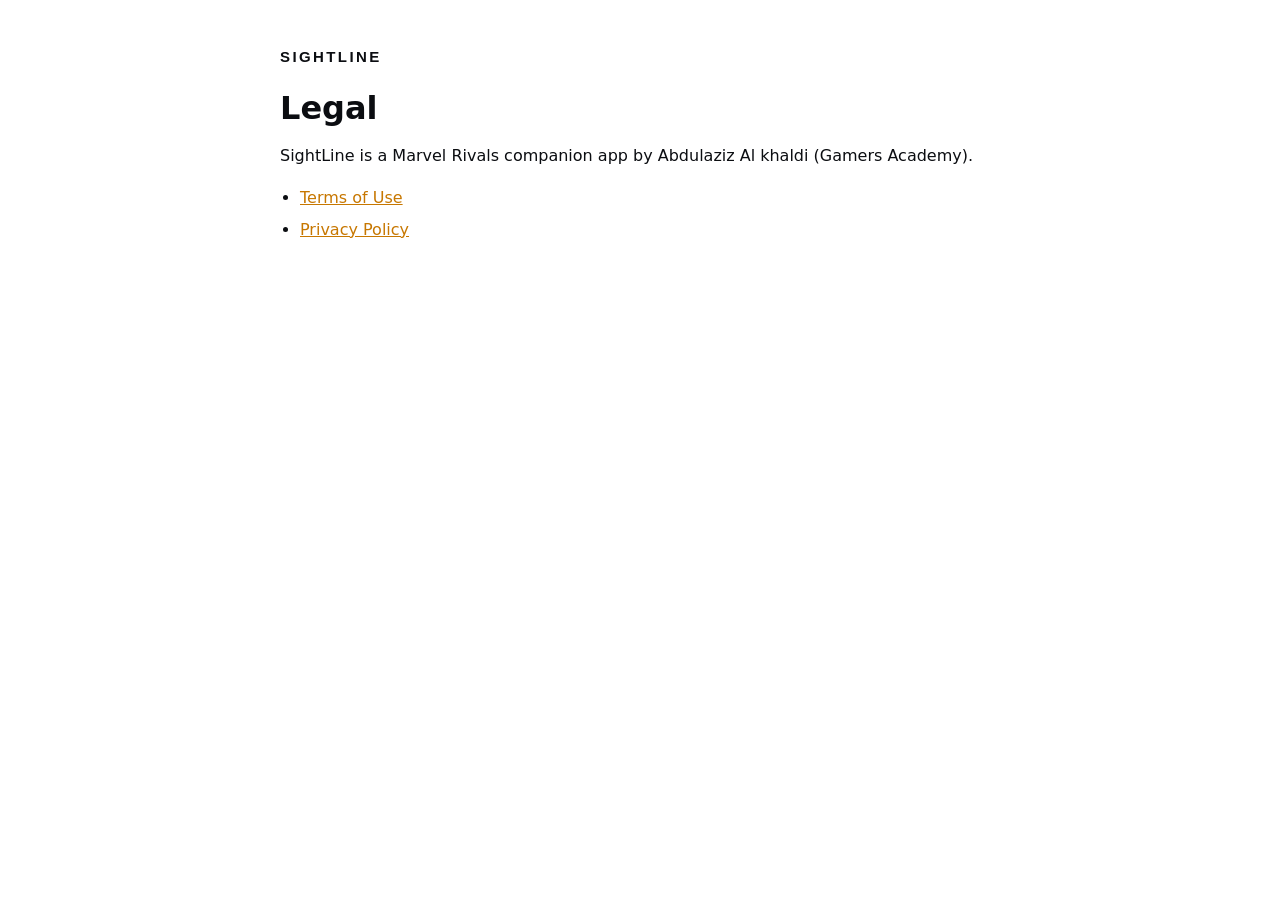
<file: index.html>
<!doctype html>
<html lang="en">
<head>
<meta charset="utf-8">
<meta name="viewport" content="width=device-width, initial-scale=1">
<title>SightLine Legal</title>
<link rel="stylesheet" href="legal.css">
</head>
<body>
<main>
<p class="brand">SIGHTLINE</p>
<h1>Legal</h1>
<p>SightLine is a Marvel Rivals companion app by Abdulaziz Al khaldi (Gamers Academy).</p>
<ul>
<li><a href="terms.html">Terms of Use</a></li>
<li><a href="privacy.html">Privacy Policy</a></li>
</ul>
</main>
</body>
</html>
</file>
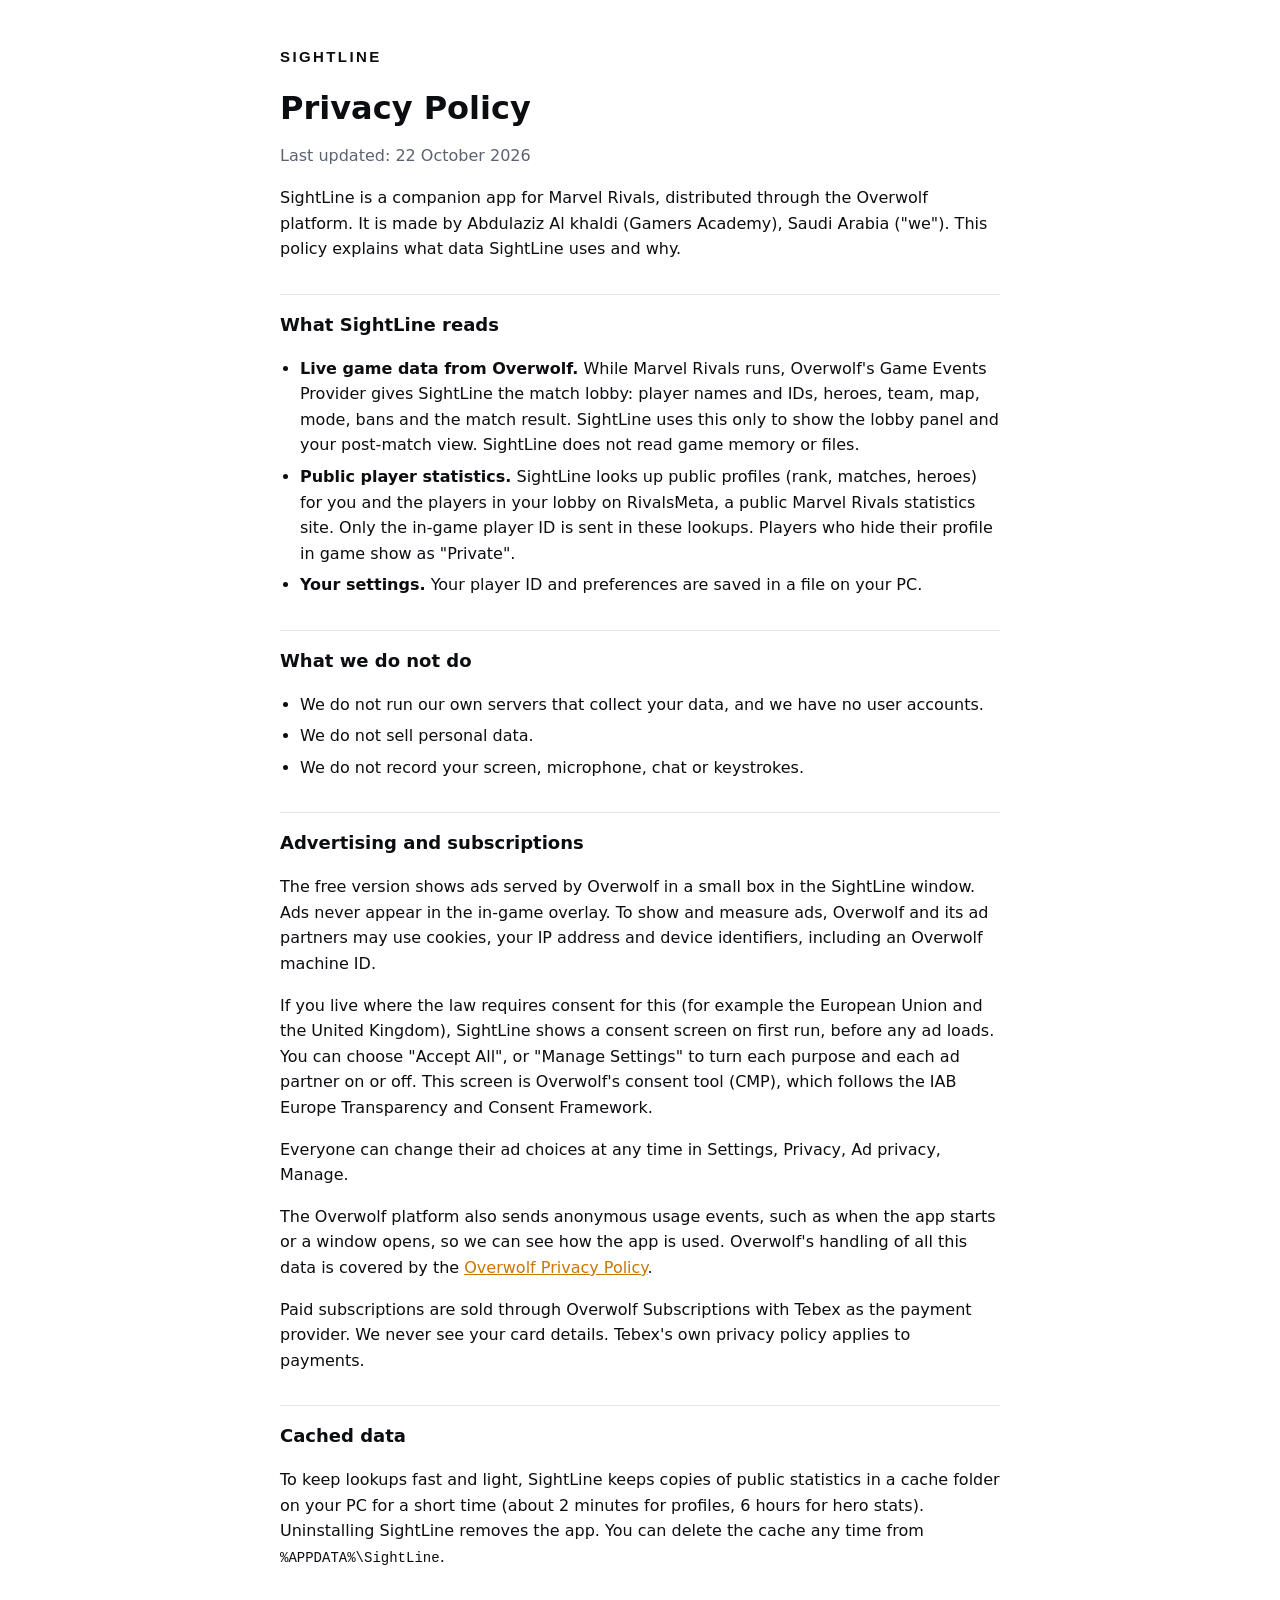
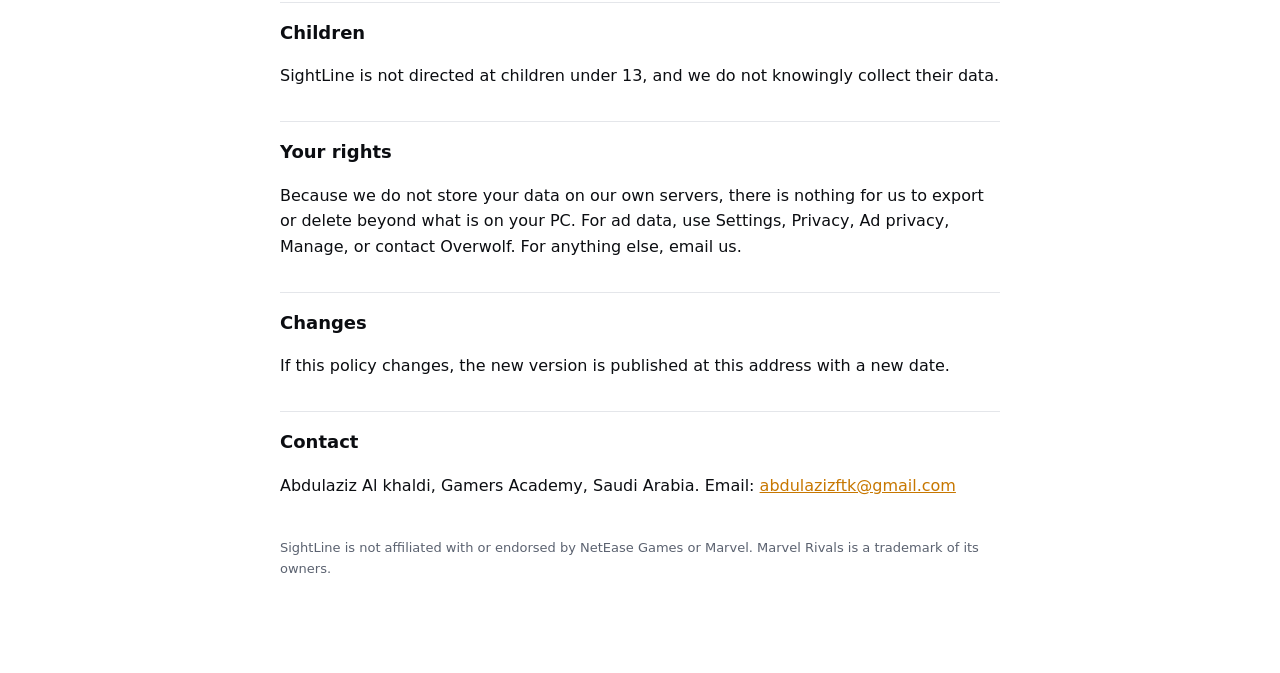
<file: privacy.html>
<!doctype html>
<html lang="en">
<head>
<meta charset="utf-8">
<meta name="viewport" content="width=device-width, initial-scale=1">
<title>SightLine Privacy Policy</title>
<link rel="stylesheet" href="legal.css">
</head>
<body>
<main>
<p class="brand">SIGHTLINE</p>
<h1>Privacy Policy</h1>
<p class="muted">Last updated: 22 October 2026</p>

<p>SightLine is a companion app for Marvel Rivals, distributed through the Overwolf platform. It is made by Abdulaziz Al khaldi (Gamers Academy), Saudi Arabia ("we"). This policy explains what data SightLine uses and why.</p>

<h2>What SightLine reads</h2>
<ul>
  <li><b>Live game data from Overwolf.</b> While Marvel Rivals runs, Overwolf's Game Events Provider gives SightLine the match lobby: player names and IDs, heroes, team, map, mode, bans and the match result. SightLine uses this only to show the lobby panel and your post-match view. SightLine does not read game memory or files.</li>
  <li><b>Public player statistics.</b> SightLine looks up public profiles (rank, matches, heroes) for you and the players in your lobby on RivalsMeta, a public Marvel Rivals statistics site. Only the in-game player ID is sent in these lookups. Players who hide their profile in game show as "Private".</li>
  <li><b>Your settings.</b> Your player ID and preferences are saved in a file on your PC.</li>
</ul>

<h2>What we do not do</h2>
<ul>
  <li>We do not run our own servers that collect your data, and we have no user accounts.</li>
  <li>We do not sell personal data.</li>
  <li>We do not record your screen, microphone, chat or keystrokes.</li>
</ul>

<h2>Advertising and subscriptions</h2>
<p>The free version shows ads served by Overwolf in a small box in the SightLine window. Ads never appear in the in-game overlay. To show and measure ads, Overwolf and its ad partners may use cookies, your IP address and device identifiers, including an Overwolf machine ID.</p>
<p>If you live where the law requires consent for this (for example the European Union and the United Kingdom), SightLine shows a consent screen on first run, before any ad loads. You can choose "Accept All", or "Manage Settings" to turn each purpose and each ad partner on or off. This screen is Overwolf's consent tool (CMP), which follows the IAB Europe Transparency and Consent Framework.</p>
<p>Everyone can change their ad choices at any time in Settings, Privacy, Ad privacy, Manage.</p>
<p>The Overwolf platform also sends anonymous usage events, such as when the app starts or a window opens, so we can see how the app is used. Overwolf's handling of all this data is covered by the <a href="https://www.overwolf.com/legal/privacy/">Overwolf Privacy Policy</a>.</p>
<p>Paid subscriptions are sold through Overwolf Subscriptions with Tebex as the payment provider. We never see your card details. Tebex's own privacy policy applies to payments.</p>

<h2>Cached data</h2>
<p>To keep lookups fast and light, SightLine keeps copies of public statistics in a cache folder on your PC for a short time (about 2 minutes for profiles, 6 hours for hero stats). Uninstalling SightLine removes the app. You can delete the cache any time from <code>%APPDATA%\SightLine</code>.</p>

<h2>Children</h2>
<p>SightLine is not directed at children under 13, and we do not knowingly collect their data.</p>

<h2>Your rights</h2>
<p>Because we do not store your data on our own servers, there is nothing for us to export or delete beyond what is on your PC. For ad data, use Settings, Privacy, Ad privacy, Manage, or contact Overwolf. For anything else, email us.</p>

<h2>Changes</h2>
<p>If this policy changes, the new version is published at this address with a new date.</p>

<h2>Contact</h2>
<p>Abdulaziz Al khaldi, Gamers Academy, Saudi Arabia. Email: <a href="mailto:abdulazizftk@gmail.com">abdulazizftk@gmail.com</a></p>

<p class="muted small">SightLine is not affiliated with or endorsed by NetEase Games or Marvel. Marvel Rivals is a trademark of its owners.</p>
</main>
</body>
</html>
</file>
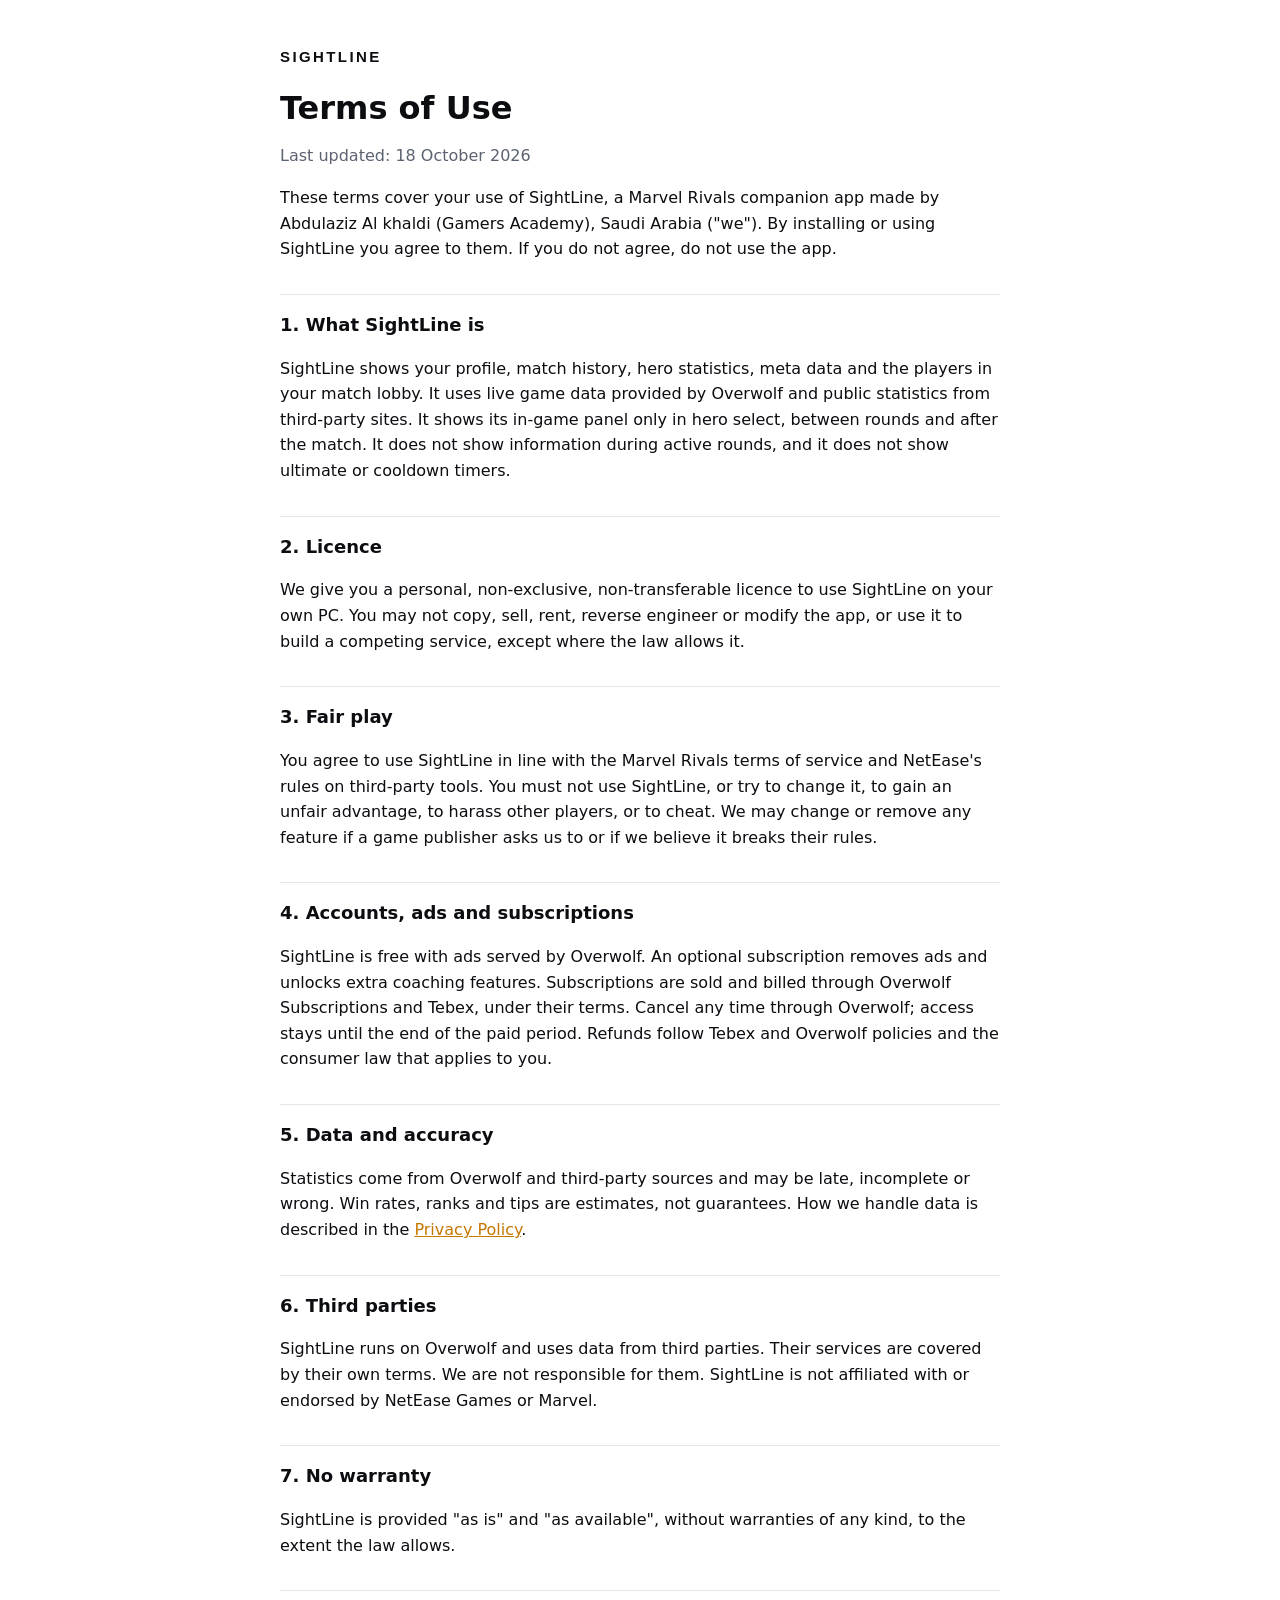
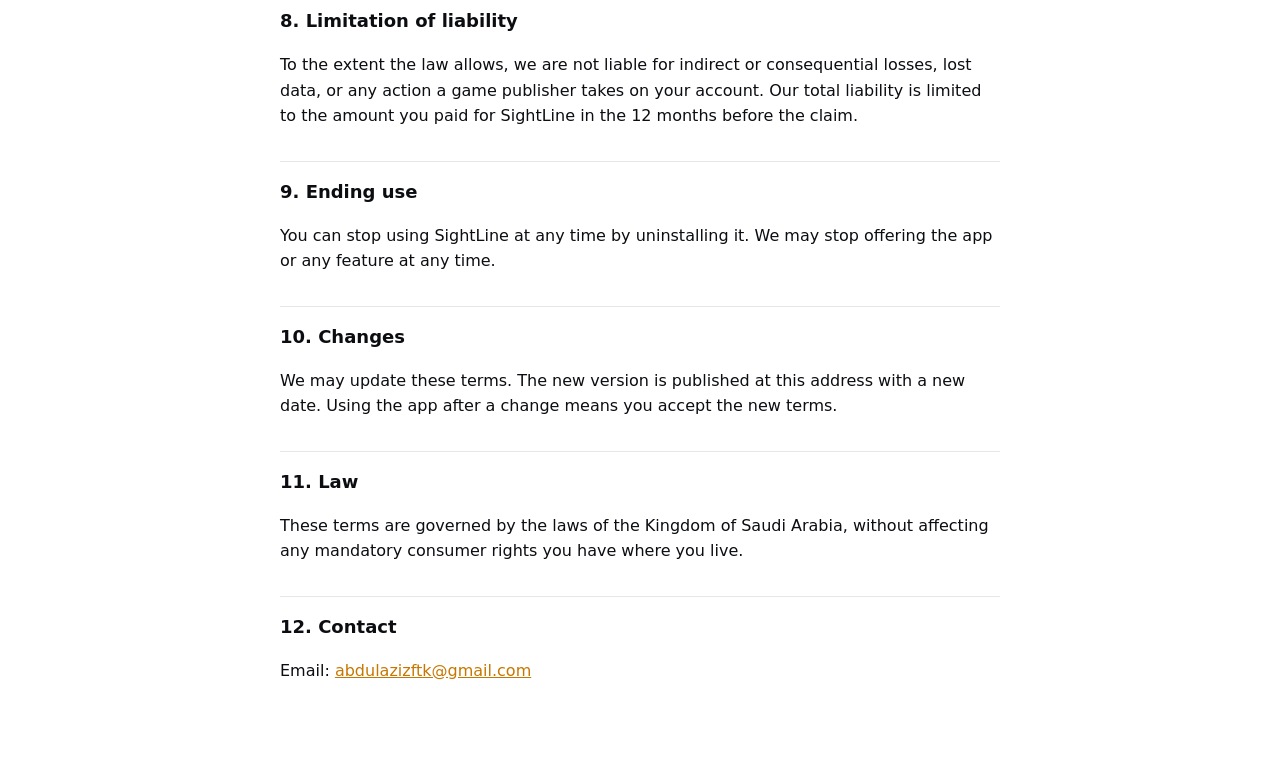
<file: terms.html>
<!doctype html>
<html lang="en">
<head>
<meta charset="utf-8">
<meta name="viewport" content="width=device-width, initial-scale=1">
<title>SightLine Terms of Use</title>
<link rel="stylesheet" href="legal.css">
</head>
<body>
<main>
<p class="brand">SIGHTLINE</p>
<h1>Terms of Use</h1>
<p class="muted">Last updated: 18 October 2026</p>

<p>These terms cover your use of SightLine, a Marvel Rivals companion app made by Abdulaziz Al khaldi (Gamers Academy), Saudi Arabia ("we"). By installing or using SightLine you agree to them. If you do not agree, do not use the app.</p>

<h2>1. What SightLine is</h2>
<p>SightLine shows your profile, match history, hero statistics, meta data and the players in your match lobby. It uses live game data provided by Overwolf and public statistics from third-party sites. It shows its in-game panel only in hero select, between rounds and after the match. It does not show information during active rounds, and it does not show ultimate or cooldown timers.</p>

<h2>2. Licence</h2>
<p>We give you a personal, non-exclusive, non-transferable licence to use SightLine on your own PC. You may not copy, sell, rent, reverse engineer or modify the app, or use it to build a competing service, except where the law allows it.</p>

<h2>3. Fair play</h2>
<p>You agree to use SightLine in line with the Marvel Rivals terms of service and NetEase's rules on third-party tools. You must not use SightLine, or try to change it, to gain an unfair advantage, to harass other players, or to cheat. We may change or remove any feature if a game publisher asks us to or if we believe it breaks their rules.</p>

<h2>4. Accounts, ads and subscriptions</h2>
<p>SightLine is free with ads served by Overwolf. An optional subscription removes ads and unlocks extra coaching features. Subscriptions are sold and billed through Overwolf Subscriptions and Tebex, under their terms. Cancel any time through Overwolf; access stays until the end of the paid period. Refunds follow Tebex and Overwolf policies and the consumer law that applies to you.</p>

<h2>5. Data and accuracy</h2>
<p>Statistics come from Overwolf and third-party sources and may be late, incomplete or wrong. Win rates, ranks and tips are estimates, not guarantees. How we handle data is described in the <a href="privacy.html">Privacy Policy</a>.</p>

<h2>6. Third parties</h2>
<p>SightLine runs on Overwolf and uses data from third parties. Their services are covered by their own terms. We are not responsible for them. SightLine is not affiliated with or endorsed by NetEase Games or Marvel.</p>

<h2>7. No warranty</h2>
<p>SightLine is provided "as is" and "as available", without warranties of any kind, to the extent the law allows.</p>

<h2>8. Limitation of liability</h2>
<p>To the extent the law allows, we are not liable for indirect or consequential losses, lost data, or any action a game publisher takes on your account. Our total liability is limited to the amount you paid for SightLine in the 12 months before the claim.</p>

<h2>9. Ending use</h2>
<p>You can stop using SightLine at any time by uninstalling it. We may stop offering the app or any feature at any time.</p>

<h2>10. Changes</h2>
<p>We may update these terms. The new version is published at this address with a new date. Using the app after a change means you accept the new terms.</p>

<h2>11. Law</h2>
<p>These terms are governed by the laws of the Kingdom of Saudi Arabia, without affecting any mandatory consumer rights you have where you live.</p>

<h2>12. Contact</h2>
<p>Email: <a href="mailto:abdulazizftk@gmail.com">abdulazizftk@gmail.com</a></p>
</main>
</body>
</html>
</file>
<file: legal.css>
:root { --bg: #FFFFFF; --text: #0B0D11; --muted: #5B6270; --line: #E4E6EA; --amber: #C77700; }
@media (prefers-color-scheme: dark) { :root { --bg: #07080B; --text: #F3F4F6; --muted: #8E95A2; --line: #1F232B; --amber: #FFB224; } }
html { background: var(--bg); color: var(--text); }
body { margin: 0; font: 16px/1.6 "Segoe UI Variable Text", "Segoe UI", system-ui, sans-serif; }
main { max-width: 720px; margin: 0 auto; padding: 48px 16px 80px; }
.brand { font: 600 15px Bahnschrift, "Segoe UI", sans-serif; letter-spacing: .16em; margin: 0 0 24px; }
h1 { font-size: 32px; line-height: 1.2; margin: 0 0 4px; }
h2 { font-size: 18px; margin: 32px 0 6px; padding-top: 16px; border-top: 1px solid var(--line); }
a { color: var(--amber); }
ul { padding-left: 20px; }
li { margin: 6px 0; }
code { font-size: 14px; }
.muted { color: var(--muted); }
.small { font-size: 13px; margin-top: 40px; }
</file>
